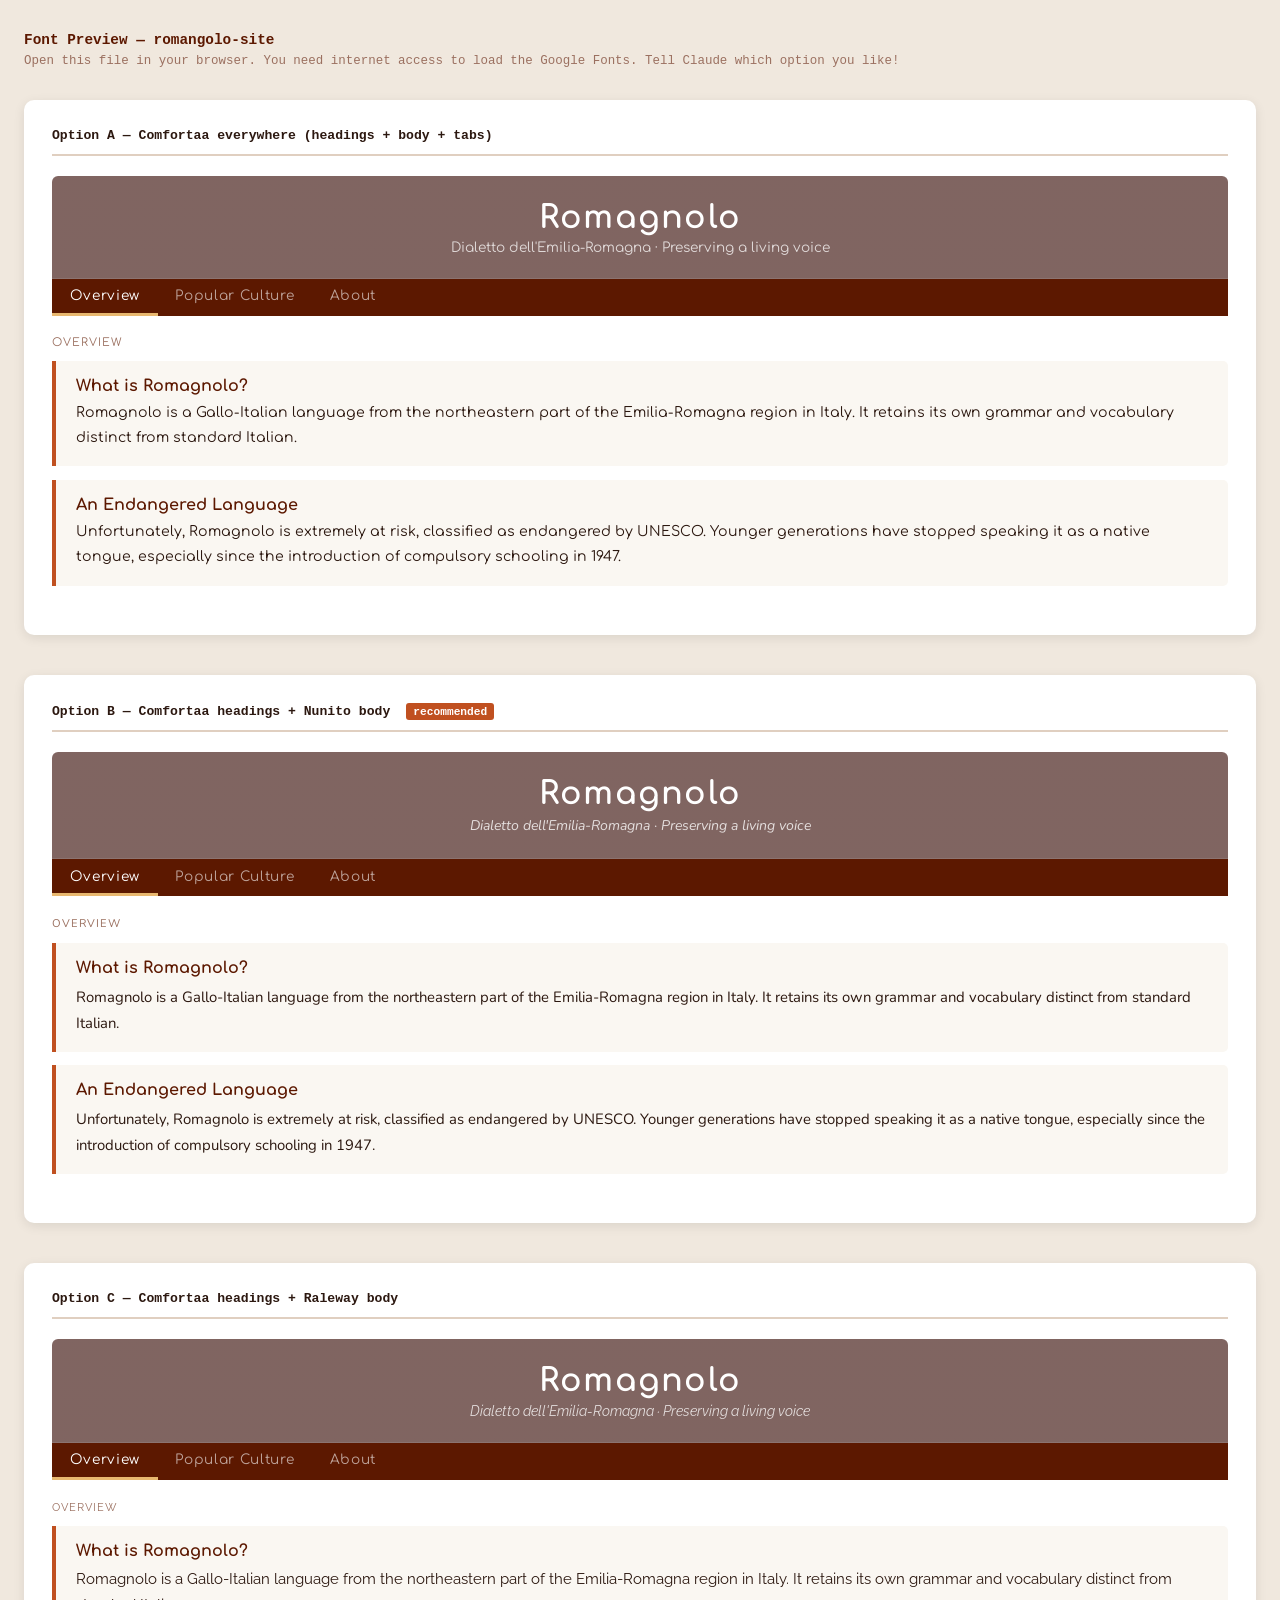
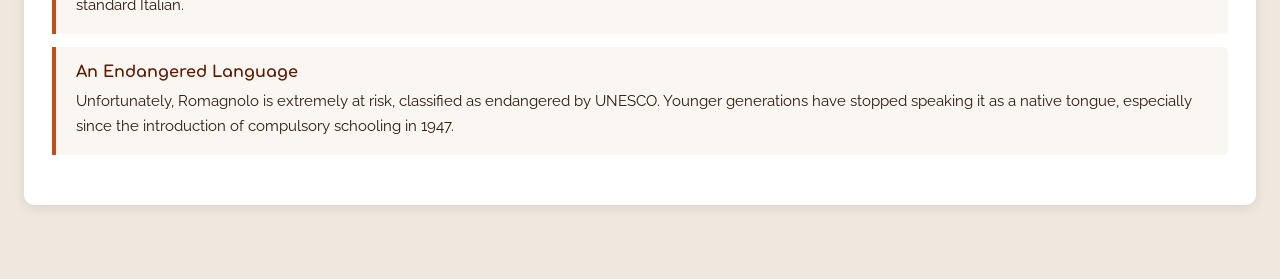
<file: font-preview.html>
<!DOCTYPE html>
<html lang="en">
<head>
  <meta charset="UTF-8">
  <meta name="viewport" content="width=device-width, initial-scale=1.0">
  <title>Font Preview</title>
  <link rel="preconnect" href="https://fonts.googleapis.com">
  <link rel="preconnect" href="https://fonts.gstatic.com" crossorigin>
  <link href="https://fonts.googleapis.com/css2?family=Comfortaa:wght@300;400;700&family=Nunito:ital,wght@0,400;0,600;1,400&family=Raleway:ital,wght@0,400;0,500;1,400&display=swap" rel="stylesheet">
  <style>
    * { box-sizing: border-box; margin: 0; padding: 0; }
    body { background: #f0e8de; padding: 2rem 1.5rem; }

    h1.page-title {
      font-family: monospace;
      font-size: 0.9rem;
      color: #5c1800;
      margin-bottom: 0.4rem;
    }
    .page-note {
      font-family: monospace;
      font-size: 0.78rem;
      color: #9b7060;
      margin-bottom: 2rem;
    }
    .rec-badge {
      display: inline-block;
      background: #c05020;
      color: white;
      font-family: monospace;
      font-size: 0.7rem;
      padding: 0.15rem 0.45rem;
      border-radius: 3px;
      vertical-align: middle;
      margin-left: 0.5rem;
    }

    /* ── Option wrapper ── */
    .option {
      background: white;
      border-radius: 10px;
      padding: 1.75rem;
      margin-bottom: 2.5rem;
      box-shadow: 0 3px 12px rgba(0,0,0,0.09);
    }
    .option-label {
      font-family: monospace;
      font-size: 0.82rem;
      font-weight: bold;
      color: #2c1810;
      margin-bottom: 1.25rem;
      padding-bottom: 0.65rem;
      border-bottom: 2px solid #e0cfc0;
    }

    /* ── Mock site pieces ── */
    .mock-header {
      background:
        linear-gradient(rgba(50,6,0,0.62), rgba(50,6,0,0.62)),
        url('https://www.turismo.ra.it/wp-content/uploads/2020/12/ravenna-battistero_neoniano-turismo-comunicattivi-L1120568.jpg');
      background-size: cover;
      background-position: center;
      color: white;
      padding: 1.5rem 1.5rem;
      border-radius: 6px 6px 0 0;
      text-align: center;
    }
    .mock-tabs {
      display: flex;
      background: #5c1800;
      flex-wrap: wrap;
      border-radius: 0;
      margin-bottom: 1.25rem;
    }
    .mock-tab {
      color: rgba(255,255,255,0.6);
      padding: 0.6rem 1.1rem;
      font-size: 0.85rem;
      letter-spacing: 0.05em;
    }
    .mock-tab.active {
      color: white;
      border-bottom: 3px solid #e8b870;
    }
    .mock-body { padding: 0 0 0.5rem; }
    .section-label {
      font-size: 0.7rem;
      text-transform: uppercase;
      letter-spacing: 0.09em;
      color: #9b7060;
      margin-bottom: 0.75rem;
    }
    .mock-card {
      border-left: 4px solid #c05020;
      background: #faf7f2;
      border-radius: 0 5px 5px 0;
      padding: 1rem 1.25rem;
      margin-bottom: 0.85rem;
    }

    /* ── OPTION A: Comfortaa everywhere ── */
    .opt-a .mock-header h1 { font-family: 'Comfortaa', cursive; font-size: 2rem; font-weight: 700; letter-spacing: 0.04em; }
    .opt-a .mock-header p  { font-family: 'Comfortaa', cursive; font-size: 0.85rem; margin-top: 0.3rem; opacity: 0.75; font-style: normal; }
    .opt-a .mock-tab        { font-family: 'Comfortaa', cursive; }
    .opt-a .mock-card h3   { font-family: 'Comfortaa', cursive; font-size: 1rem; color: #5c1800; font-weight: 700; margin-bottom: 0.4rem; }
    .opt-a .mock-card p    { font-family: 'Comfortaa', cursive; font-size: 0.88rem; line-height: 1.75; color: #2c1810; }
    .opt-a .section-label  { font-family: 'Comfortaa', cursive; }

    /* ── OPTION B: Comfortaa headings + Nunito body ── */
    .opt-b .mock-header h1 { font-family: 'Comfortaa', cursive; font-size: 2rem; font-weight: 700; letter-spacing: 0.04em; }
    .opt-b .mock-header p  { font-family: 'Nunito', sans-serif; font-size: 0.88rem; margin-top: 0.3rem; opacity: 0.78; font-style: italic; }
    .opt-b .mock-tab        { font-family: 'Comfortaa', cursive; }
    .opt-b .mock-card h3   { font-family: 'Comfortaa', cursive; font-size: 1rem; color: #5c1800; font-weight: 700; margin-bottom: 0.4rem; }
    .opt-b .mock-card p    { font-family: 'Nunito', sans-serif; font-size: 0.93rem; line-height: 1.75; color: #2c1810; }
    .opt-b .section-label  { font-family: 'Nunito', sans-serif; }

    /* ── OPTION C: Comfortaa headings + Raleway body ── */
    .opt-c .mock-header h1 { font-family: 'Comfortaa', cursive; font-size: 2rem; font-weight: 700; letter-spacing: 0.04em; }
    .opt-c .mock-header p  { font-family: 'Raleway', sans-serif; font-size: 0.88rem; margin-top: 0.3rem; opacity: 0.78; font-style: italic; }
    .opt-c .mock-tab        { font-family: 'Comfortaa', cursive; }
    .opt-c .mock-card h3   { font-family: 'Comfortaa', cursive; font-size: 1rem; color: #5c1800; font-weight: 700; margin-bottom: 0.4rem; }
    .opt-c .mock-card p    { font-family: 'Raleway', sans-serif; font-size: 0.92rem; line-height: 1.75; color: #2c1810; }
    .opt-c .section-label  { font-family: 'Raleway', sans-serif; }
  </style>
</head>
<body>

  <h1 class="page-title">Font Preview — romangolo-site</h1>
  <p class="page-note">Open this file in your browser. You need internet access to load the Google Fonts. Tell Claude which option you like!</p>

  <!-- ── OPTION A ── -->
  <div class="option opt-a">
    <div class="option-label">Option A — Comfortaa everywhere (headings + body + tabs)</div>
    <div class="mock-header">
      <h1>Romagnolo</h1>
      <p>Dialetto dell'Emilia-Romagna · Preserving a living voice</p>
    </div>
    <div class="mock-tabs">
      <span class="mock-tab active">Overview</span>
      <span class="mock-tab">Popular Culture</span>
      <span class="mock-tab">About</span>
    </div>
    <div class="mock-body">
      <div class="section-label">Overview</div>
      <div class="mock-card">
        <h3>What is Romagnolo?</h3>
        <p>Romagnolo is a Gallo-Italian language from the northeastern part of the Emilia-Romagna region in Italy. It retains its own grammar and vocabulary distinct from standard Italian.</p>
      </div>
      <div class="mock-card">
        <h3>An Endangered Language</h3>
        <p>Unfortunately, Romagnolo is extremely at risk, classified as endangered by UNESCO. Younger generations have stopped speaking it as a native tongue, especially since the introduction of compulsory schooling in 1947.</p>
      </div>
    </div>
  </div>

  <!-- ── OPTION B ── -->
  <div class="option opt-b">
    <div class="option-label">Option B — Comfortaa headings + Nunito body <span class="rec-badge">recommended</span></div>
    <div class="mock-header">
      <h1>Romagnolo</h1>
      <p>Dialetto dell'Emilia-Romagna · Preserving a living voice</p>
    </div>
    <div class="mock-tabs">
      <span class="mock-tab active">Overview</span>
      <span class="mock-tab">Popular Culture</span>
      <span class="mock-tab">About</span>
    </div>
    <div class="mock-body">
      <div class="section-label">Overview</div>
      <div class="mock-card">
        <h3>What is Romagnolo?</h3>
        <p>Romagnolo is a Gallo-Italian language from the northeastern part of the Emilia-Romagna region in Italy. It retains its own grammar and vocabulary distinct from standard Italian.</p>
      </div>
      <div class="mock-card">
        <h3>An Endangered Language</h3>
        <p>Unfortunately, Romagnolo is extremely at risk, classified as endangered by UNESCO. Younger generations have stopped speaking it as a native tongue, especially since the introduction of compulsory schooling in 1947.</p>
      </div>
    </div>
  </div>

  <!-- ── OPTION C ── -->
  <div class="option opt-c">
    <div class="option-label">Option C — Comfortaa headings + Raleway body</div>
    <div class="mock-header">
      <h1>Romagnolo</h1>
      <p>Dialetto dell'Emilia-Romagna · Preserving a living voice</p>
    </div>
    <div class="mock-tabs">
      <span class="mock-tab active">Overview</span>
      <span class="mock-tab">Popular Culture</span>
      <span class="mock-tab">About</span>
    </div>
    <div class="mock-body">
      <div class="section-label">Overview</div>
      <div class="mock-card">
        <h3>What is Romagnolo?</h3>
        <p>Romagnolo is a Gallo-Italian language from the northeastern part of the Emilia-Romagna region in Italy. It retains its own grammar and vocabulary distinct from standard Italian.</p>
      </div>
      <div class="mock-card">
        <h3>An Endangered Language</h3>
        <p>Unfortunately, Romagnolo is extremely at risk, classified as endangered by UNESCO. Younger generations have stopped speaking it as a native tongue, especially since the introduction of compulsory schooling in 1947.</p>
      </div>
    </div>
  </div>

</body>
</html>
</file>
